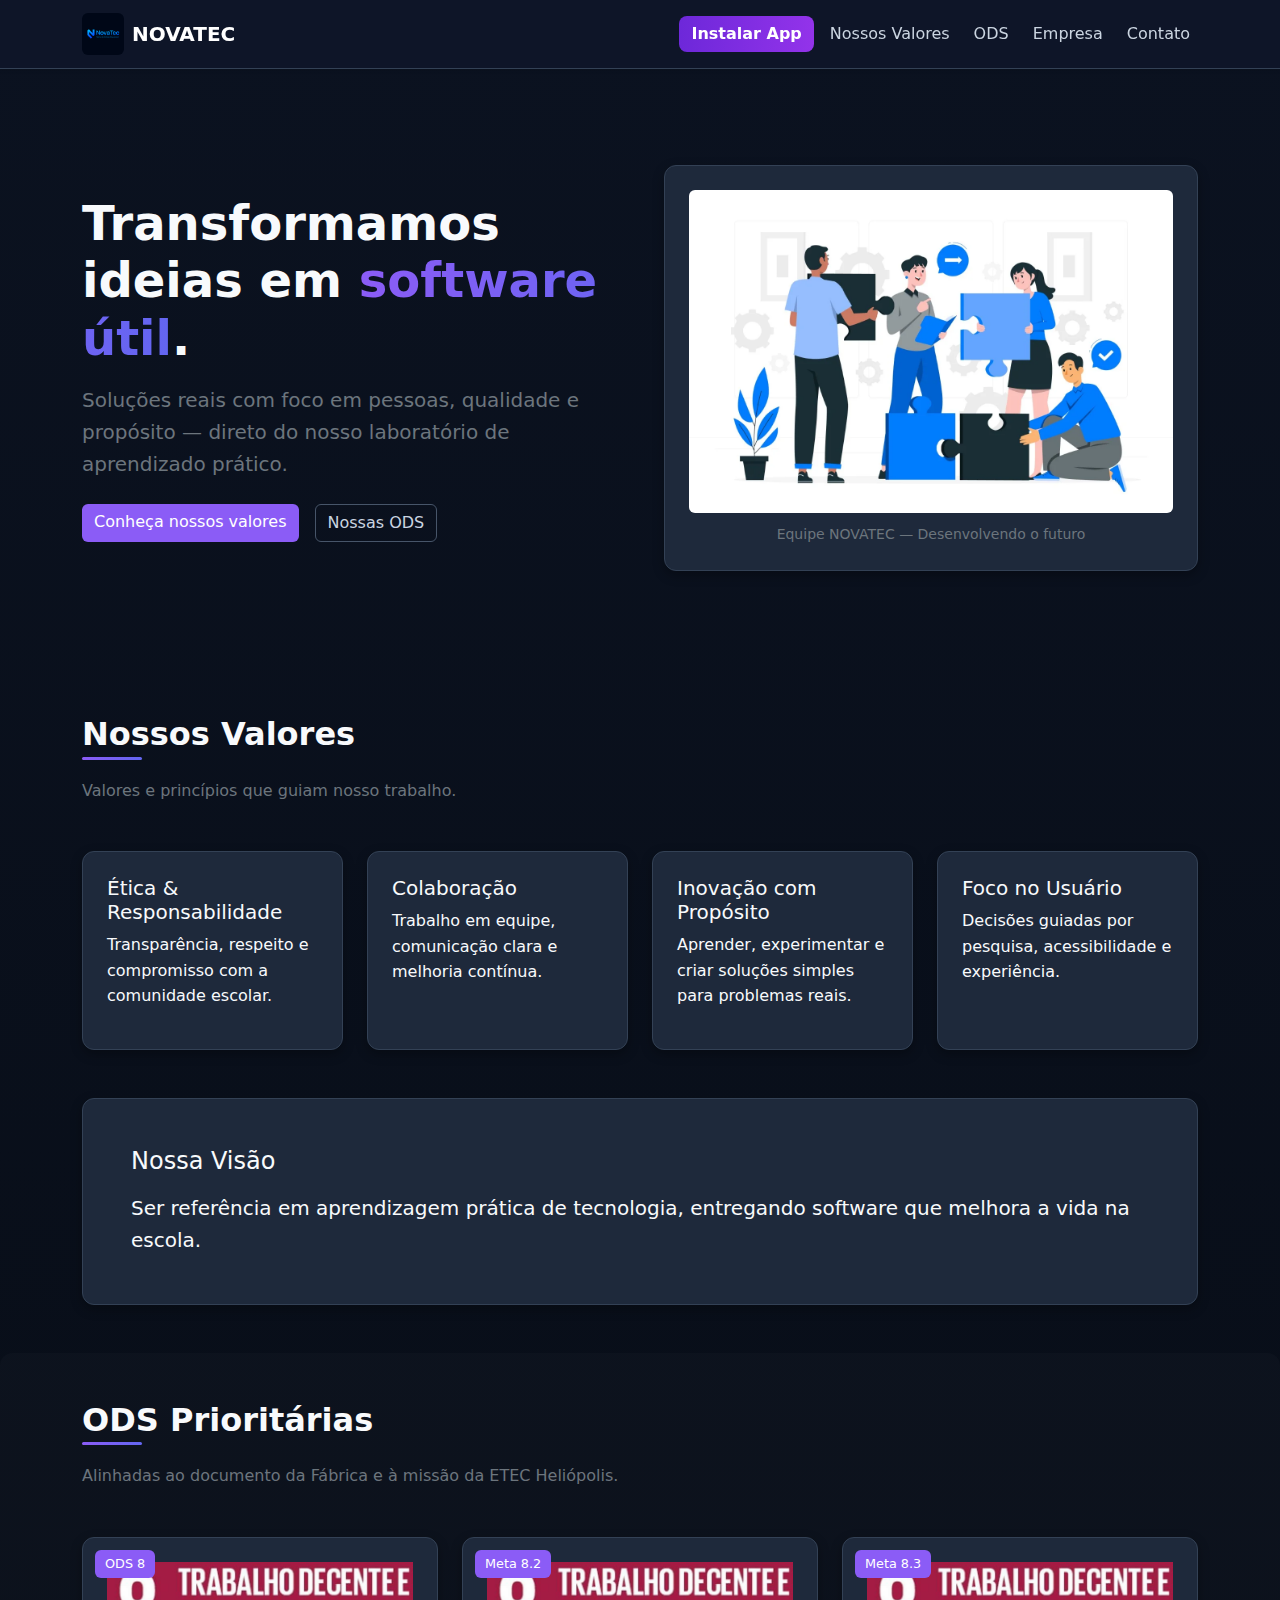
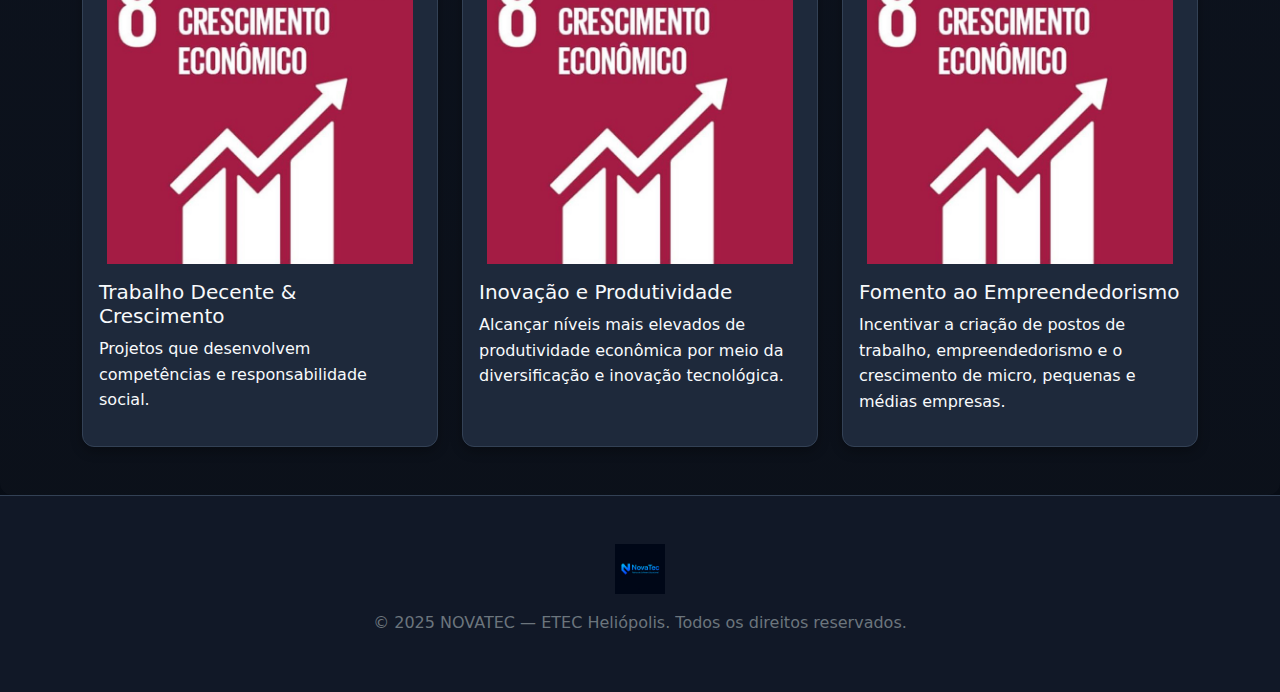
<file: index.html>
<!DOCTYPE html>
<html lang="pt-BR">

<head>
  <meta charset="utf-8" />
  <meta name="viewport" content="width=device-width, initial-scale=1, viewport-fit=cover" />
  <title>NOVATEC — Início</title>
  <meta name="description" content="NOVATEC — Soluções de software com propósito. Valores, ODS e equipe.">
  <meta name="theme-color" content="#0f172a" />
  <link rel="manifest" href="manifest.json" />
  <link rel="icon" href="assets/icons/icon-64.png" />
  <link rel="apple-touch-icon" href="assets/icons/icon-180.png" />
  <meta property="og:title" content="NOVATEC — Início" />
  <meta property="og:description" content="Desenvolvimento de software com ética, colaboração e inovação." />
  <meta property="og:type" content="website" />
  <meta property="og:image" content="assets/icons/icon-512.png" />
  <link href="https://cdn.jsdelivr.net/npm/bootstrap@5.3.3/dist/css/bootstrap.min.css" rel="stylesheet">
  <link rel="stylesheet" href="css/style.css">
  <style>
    /* Botão SEM display:none (sempre visível) */
    #installBtn {
      background: linear-gradient(90deg, #6d28d9, #9333ea);
      color: #fff;
      font-weight: 600;
      border: 0;
      border-radius: 8px;
      padding: 8px 14px;
      cursor: pointer;
      transition: .2s;
    }

    #installBtn[disabled] {
      opacity: .6;
      cursor: not-allowed
    }

    #installBtn:hover:not([disabled]) {
      transform: translateY(-1px)
    }
  </style>
</head>

<body>
  <nav class="navbar navbar-expand-lg navbar-dark sticky-top nav-blur shadow-sm">
    <div class="container">
      <a class="navbar-brand d-flex align-items-center gap-2" href="index.html">
        <img src="assets/img/logo.png" alt="Logo NOVATEC" width="42" height="42" class="rounded">
        <strong>NOVATEC</strong>
      </a>
      <button class="navbar-toggler" type="button" data-bs-toggle="collapse" data-bs-target="#navMain">
        <span class="navbar-toggler-icon"></span>
      </button>
      <div id="navMain" class="collapse navbar-collapse">
        <ul class="navbar-nav ms-auto align-items-lg-center gap-lg-2">
          <li class="nav-item">
            <button id="installApp" class="btn btn-primary ms-lg-3 install-btn">
              Instalar App
            </button>
          </li>

          <li class="nav-item"><a class="nav-link" href="#quem-somos">Nossos Valores</a></li>
          <li class="nav-item"><a class="nav-link" href="#ods">ODS</a></li>
          <li class="nav-item"><a class="nav-link" href="empresa.html">Empresa</a></li>
          <li class="nav-item"><a class="nav-link" href="reclamacoes.html">Contato</a></li>
        </ul>
      </div>
    </div>
  </nav>

  <header class="hero">
    <div class="container">
      <div class="row align-items-center g-5">
        <div class="col-12 col-lg-6">
          <h1 class="fw-bold display-5 mb-3">Transformamos ideias em <span class="text-gradient">software útil</span>.
          </h1>
          <p class="lead text-secondary mb-4">Soluções reais com foco em pessoas, qualidade e propósito — direto do
            nosso laboratório de aprendizado prático.</p>
          <div class="d-flex flex-wrap gap-3">
            <a href="#quem-somos" class="btn btn-primary">Conheça nossos valores</a>
            <a href="#ods" class="btn btn-outline-light">Nossas ODS</a>
          </div>
        </div>
        <div class="col-12 col-lg-6">
          <div class="hero-card p-4">
            <img src="assets/img/equipe.webp" alt="Equipe NOVATEC" class="img-fluid rounded">
            <div class="text-center mt-2"><small class="text-secondary">Equipe NOVATEC — Desenvolvendo o futuro</small>
            </div>
          </div>
        </div>
      </div>
    </div>
  </header>

  <section id="quem-somos" class="py-5">
    <div class="container">
      <h2 class="section-title">Nossos Valores</h2>
      <p class="text-secondary mb-5">Valores e princípios que guiam nosso trabalho.</p>
      <div class="row g-4">
        <div class="col-md-6 col-lg-3">
          <div class="card card-soft h-100 p-4">
            <h3 class="h5 mb-2">Ética & Responsabilidade</h3>
            <p>Transparência, respeito e compromisso com a comunidade escolar.</p>
          </div>
        </div>
        <div class="col-md-6 col-lg-3">
          <div class="card card-soft h-100 p-4">
            <h3 class="h5 mb-2">Colaboração</h3>
            <p>Trabalho em equipe, comunicação clara e melhoria contínua.</p>
          </div>
        </div>
        <div class="col-md-6 col-lg-3">
          <div class="card card-soft h-100 p-4">
            <h3 class="h5 mb-2">Inovação com Propósito</h3>
            <p>Aprender, experimentar e criar soluções simples para problemas reais.</p>
          </div>
        </div>
        <div class="col-md-6 col-lg-3">
          <div class="card card-soft h-100 p-4">
            <h3 class="h5 mb-2">Foco no Usuário</h3>
            <p>Decisões guiadas por pesquisa, acessibilidade e experiência.</p>
          </div>
        </div>
      </div>
      <div class="card card-soft mt-5 p-5">
        <h3 class="h4 mb-3">Nossa Visão</h3>
        <p class="lead mb-0">Ser referência em aprendizagem prática de tecnologia, entregando software que melhora a
          vida na escola.</p>
      </div>
    </div>
  </section>

  <section id="ods" class="py-5 ods-section">
    <div class="container">
      <h2 class="section-title">ODS Prioritárias</h2>
      <p class="text-secondary mb-5">Alinhadas ao documento da Fábrica e à missão da ETEC Heliópolis.</p>
      <div class="row g-4">
        <div class="col-md-6 col-lg-4">
          <div class="card card-soft h-100 position-relative"><span class="ods-badge">ODS 8</span><img
              src="assets/img/ods8.png" class="card-img-top p-4 pb-0" alt="ODS 8">
            <div class="card-body">
              <h3 class="h5">Trabalho Decente & Crescimento</h3>
              <p>Projetos que desenvolvem competências e responsabilidade social.</p>
            </div>
          </div>
        </div>

        <div class="col-md-6 col-lg-4">
          <div class="card card-soft h-100 position-relative"><span class="ods-badge">Meta 8.2</span><img
              src="assets/img/ods8.png" class="card-img-top p-4 pb-0" alt="ODS 8">
            <div class="card-body">
              <h3 class="h5">Inovação e Produtividade</h3>
              <p>Alcançar níveis mais elevados de produtividade econômica por meio da diversificação e inovação
                tecnológica.</p>
            </div>
          </div>
        </div>

        <div class="col-md-6 col-lg-4">
          <div class="card card-soft h-100 position-relative"><span class="ods-badge">Meta 8.3</span><img
              src="assets/img/ods8.png" class="card-img-top p-4 pb-0" alt="ODS 8">
            <div class="card-body">
              <h3 class="h5">Fomento ao Empreendedorismo</h3>
              <p>Incentivar a criação de postos de trabalho, empreendedorismo e o crescimento de micro, pequenas e
                médias empresas.</p>
            </div>
          </div>
        </div>

      </div>
    </div>
  </section>

  <footer class="footer py-5">
    <div class="container text-center">
      <img src="assets/img/logo.png" width="50" alt="Logo NOVATEC" class="mb-3">
      <p class="text-secondary mb-2">© 2025 NOVATEC — ETEC Heliópolis. Todos os direitos reservados.</p>
    </div>
  </footer>

  <script src="https://cdn.jsdelivr.net/npm/bootstrap@5.3.3/dist/js/bootstrap.bundle.min.js"></script>
  <script>
    const installBtn = document.getElementById('installApp');
    let deferredPrompt = null;

    if ('serviceWorker' in navigator) {
      navigator.serviceWorker.register('sw.js')
        .then(() => console.log('✅ SW ativo'))
        .catch(console.error);
    }

    window.addEventListener('beforeinstallprompt', (e) => {
      e.preventDefault();
      deferredPrompt = e;
      installBtn.disabled = false;
    });

    installBtn.addEventListener('click', async () => {
      if (!deferredPrompt) {
        alert("Para instalar: use 'Adicionar à tela inicial' no navegador.");
        return;
      }
      deferredPrompt.prompt();
      const result = await deferredPrompt.userChoice;
      if (result.outcome === 'accepted') {
        alert('✅ Aplicativo instalado!');
      } else {
        alert('Instalação cancelada.');
      }
      deferredPrompt = null;
    });
  </script>


</body>

</html>
</file>
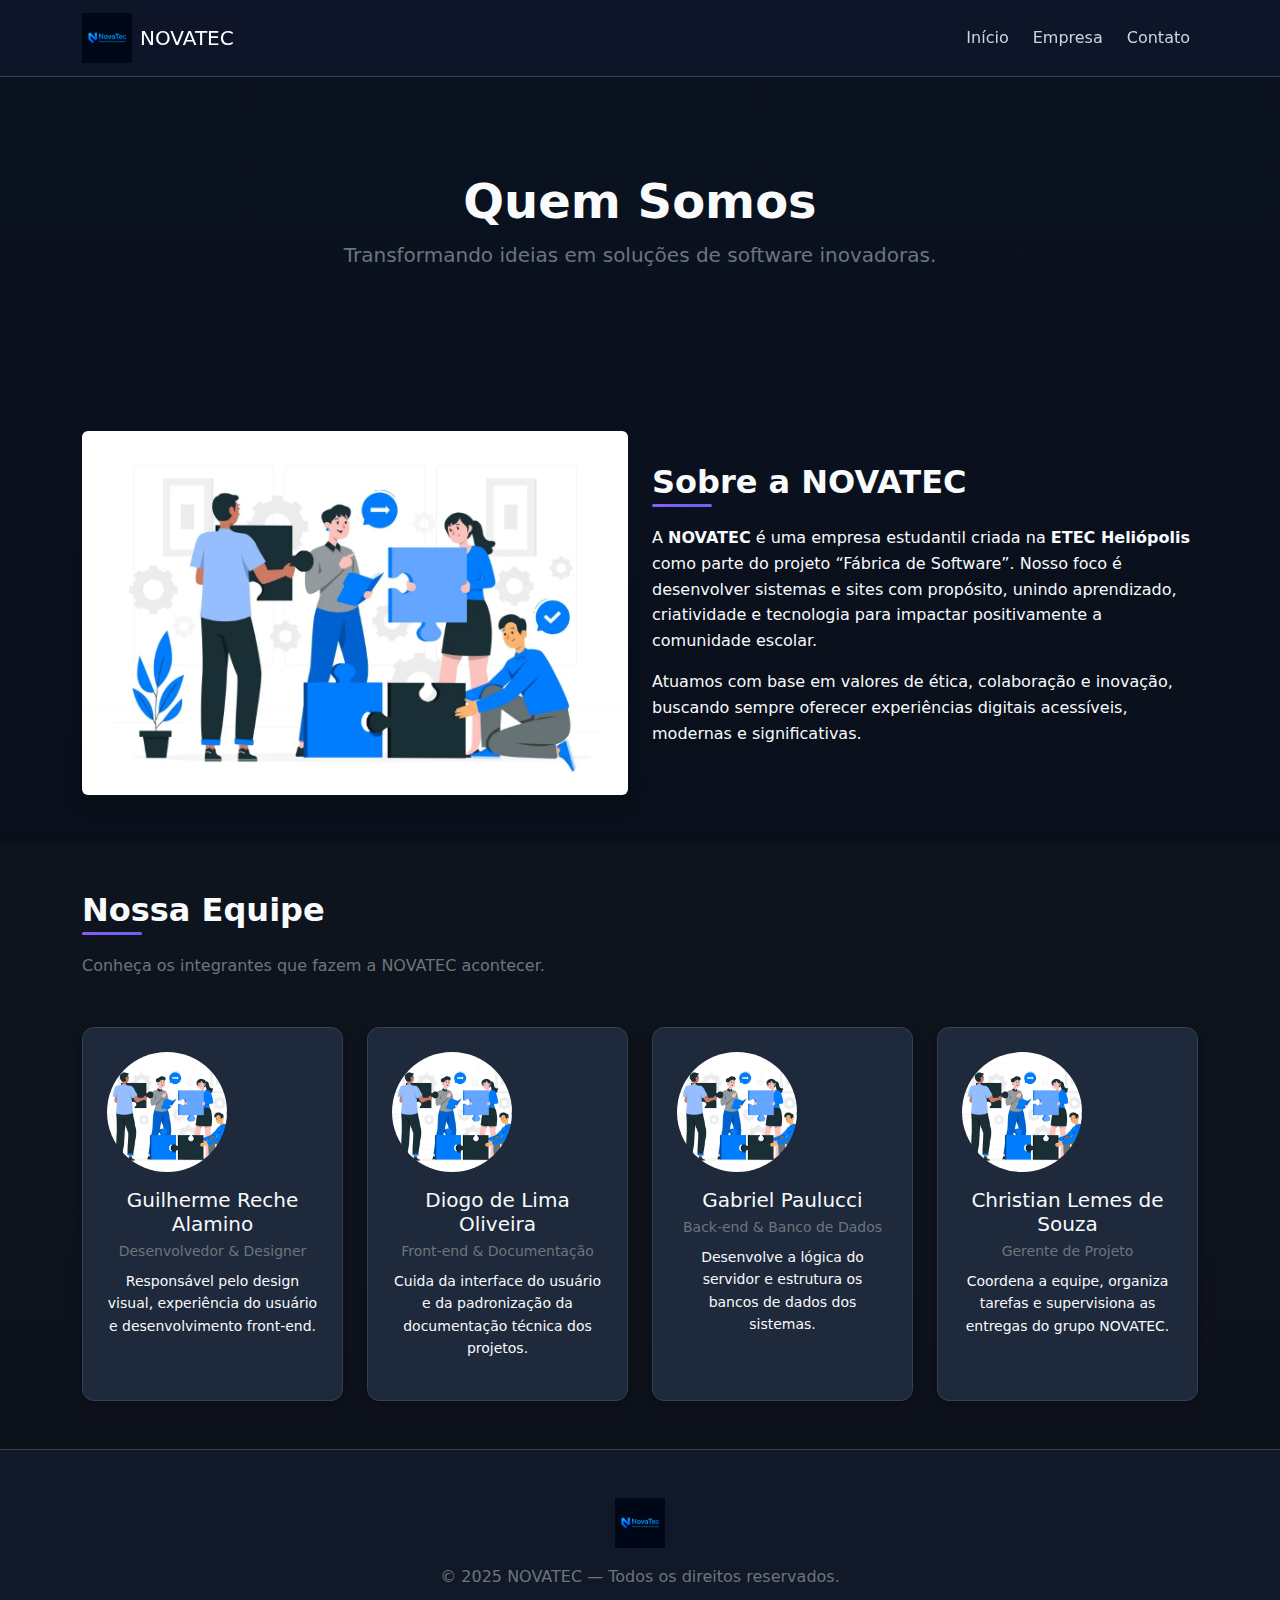
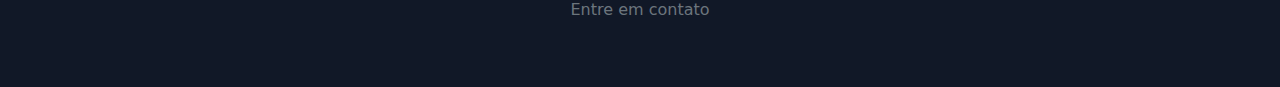
<file: empresa.html>
<!DOCTYPE html>
<html lang="pt-BR">

<head>
  <meta charset="UTF-8">
  <meta name="viewport" content="width=device-width, initial-scale=1">
  <title>NOVATEC — Nossa Empresa</title>
  <link rel="icon" href="assets/icons/icon-192.png">
  <link href="https://cdn.jsdelivr.net/npm/bootstrap@5.3.3/dist/css/bootstrap.min.css" rel="stylesheet">
  <link rel="stylesheet" href="css/style.css">
</head>

<body>

  <!-- ===== Navbar ===== -->
  <nav class="navbar navbar-expand-lg navbar-dark sticky-top">
    <div class="container">
      <a class="navbar-brand d-flex align-items-center gap-2" href="index.html">
        <img src="assets/img/logo.png" alt="Logo NOVATEC" width="50" height="50">
        <span>NOVATEC</span>
      </a>
      <button class="navbar-toggler" type="button" data-bs-toggle="collapse" data-bs-target="#navMain">
        <span class="navbar-toggler-icon"></span>
      </button>
      <div id="navMain" class="collapse navbar-collapse">
        <ul class="navbar-nav ms-auto align-items-lg-center gap-lg-2">
          <li class="nav-item"><a class="nav-link" href="index.html">Início</a></li>
          <li class="nav-item"><a class="nav-link active" href="empresa.html">Empresa</a></li>
          <li class="nav-item"><a class="nav-link" href="reclamacoes.html">Contato</a></li>
        </ul>
      </div>
    </div>
  </nav>

  <!-- ===== Header ===== -->
  <header class="hero">
    <div class="container text-center">
      <h1 class="display-5 fw-bold">Quem Somos</h1>
      <p class="lead text-secondary">Transformando ideias em soluções de software inovadoras.</p>
    </div>
  </header>

  <!-- ===== Sobre a NOVATEC ===== -->
  <section class="py-5">
    <div class="container">
      <div class="row align-items-center g-4">
        <div class="col-lg-6">
          <img src="assets/img/equipe.webp" alt="Equipe NOVATEC" class="img-fluid rounded shadow">
        </div>
        <div class="col-lg-6">
          <h2 class="section-title">Sobre a NOVATEC</h2>
          <p>A <strong>NOVATEC</strong> é uma empresa estudantil criada na <strong>ETEC Heliópolis</strong> como parte
            do projeto “Fábrica de Software”. Nosso foco é desenvolver sistemas e sites com propósito, unindo
            aprendizado, criatividade e tecnologia para impactar positivamente a comunidade escolar.</p>
          <p>Atuamos com base em valores de ética, colaboração e inovação, buscando sempre oferecer experiências
            digitais acessíveis, modernas e significativas.</p>
        </div>
      </div>
    </div>
  </section>

  <!-- ===== Equipe ===== -->
  <section class="py-5 bg-dark bg-opacity-25">
    <div class="container">
      <h2 class="section-title">Nossa Equipe</h2>
      <p class="text-secondary mb-5">Conheça os integrantes que fazem a NOVATEC acontecer.</p>

      <div class="row g-4 justify-content-center">
        <div class="col-12 col-md-6 col-lg-3">
          <div class="card card-soft text-center p-4 h-100">
            <img src="assets/img/equipe.webp" alt="Guilherme Reche Alamino" class="img-fluid rounded-circle mb-3"
              style="width:120px;height:120px;object-fit:cover;">
            <h3 class="h5 mb-1">Guilherme Reche Alamino</h3>
            <p class="text-secondary small mb-2">Desenvolvedor & Designer</p>
            <p class="small">Responsável pelo design visual, experiência do usuário e desenvolvimento front-end.</p>
          </div>
        </div>

        <div class="col-12 col-md-6 col-lg-3">
          <div class="card card-soft text-center p-4 h-100">
            <img src="assets/img/equipe.webp" alt="Diogo de Lima Oliveira" class="img-fluid rounded-circle mb-3"
              style="width:120px;height:120px;object-fit:cover;">
            <h3 class="h5 mb-1">Diogo de Lima Oliveira</h3>
            <p class="text-secondary small mb-2">Front-end & Documentação</p>
            <p class="small">Cuida da interface do usuário e da padronização da documentação técnica dos projetos.</p>
          </div>
        </div>

        <div class="col-12 col-md-6 col-lg-3">
          <div class="card card-soft text-center p-4 h-100">
            <img src="assets/img/equipe.webp" alt="Gabriel Paulucci" class="img-fluid rounded-circle mb-3"
              style="width:120px;height:120px;object-fit:cover;">
            <h3 class="h5 mb-1">Gabriel Paulucci</h3>
            <p class="text-secondary small mb-2">Back-end & Banco de Dados</p>
            <p class="small">Desenvolve a lógica do servidor e estrutura os bancos de dados dos sistemas.</p>
          </div>
        </div>

        <div class="col-12 col-md-6 col-lg-3">
          <div class="card card-soft text-center p-4 h-100">
            <img src="assets/img/equipe.webp" alt="Christian Lemes de Souza" class="img-fluid rounded-circle mb-3"
              style="width:120px;height:120px;object-fit:cover;">
            <h3 class="h5 mb-1">Christian Lemes de Souza</h3>
            <p class="text-secondary small mb-2">Gerente de Projeto</p>
            <p class="small">Coordena a equipe, organiza tarefas e supervisiona as entregas do grupo NOVATEC.</p>
          </div>
        </div>
      </div>
    </div>
  </section>

  <!-- ===== Footer ===== -->
  <footer class="footer py-5">
    <div class="container text-center">
      <img src="assets/img/logo.png" alt="Logo NOVATEC" width="50" class="mb-3">
      <p class="text-secondary mb-2">© 2025 NOVATEC — Todos os direitos reservados.</p>
      <p><a href="contato.html" class="text-secondary">Entre em contato</a></p>
    </div>
  </footer>

  <script src="https://cdn.jsdelivr.net/npm/bootstrap@5.3.3/dist/js/bootstrap.bundle.min.js"></script>
</body>

</html>
</file>
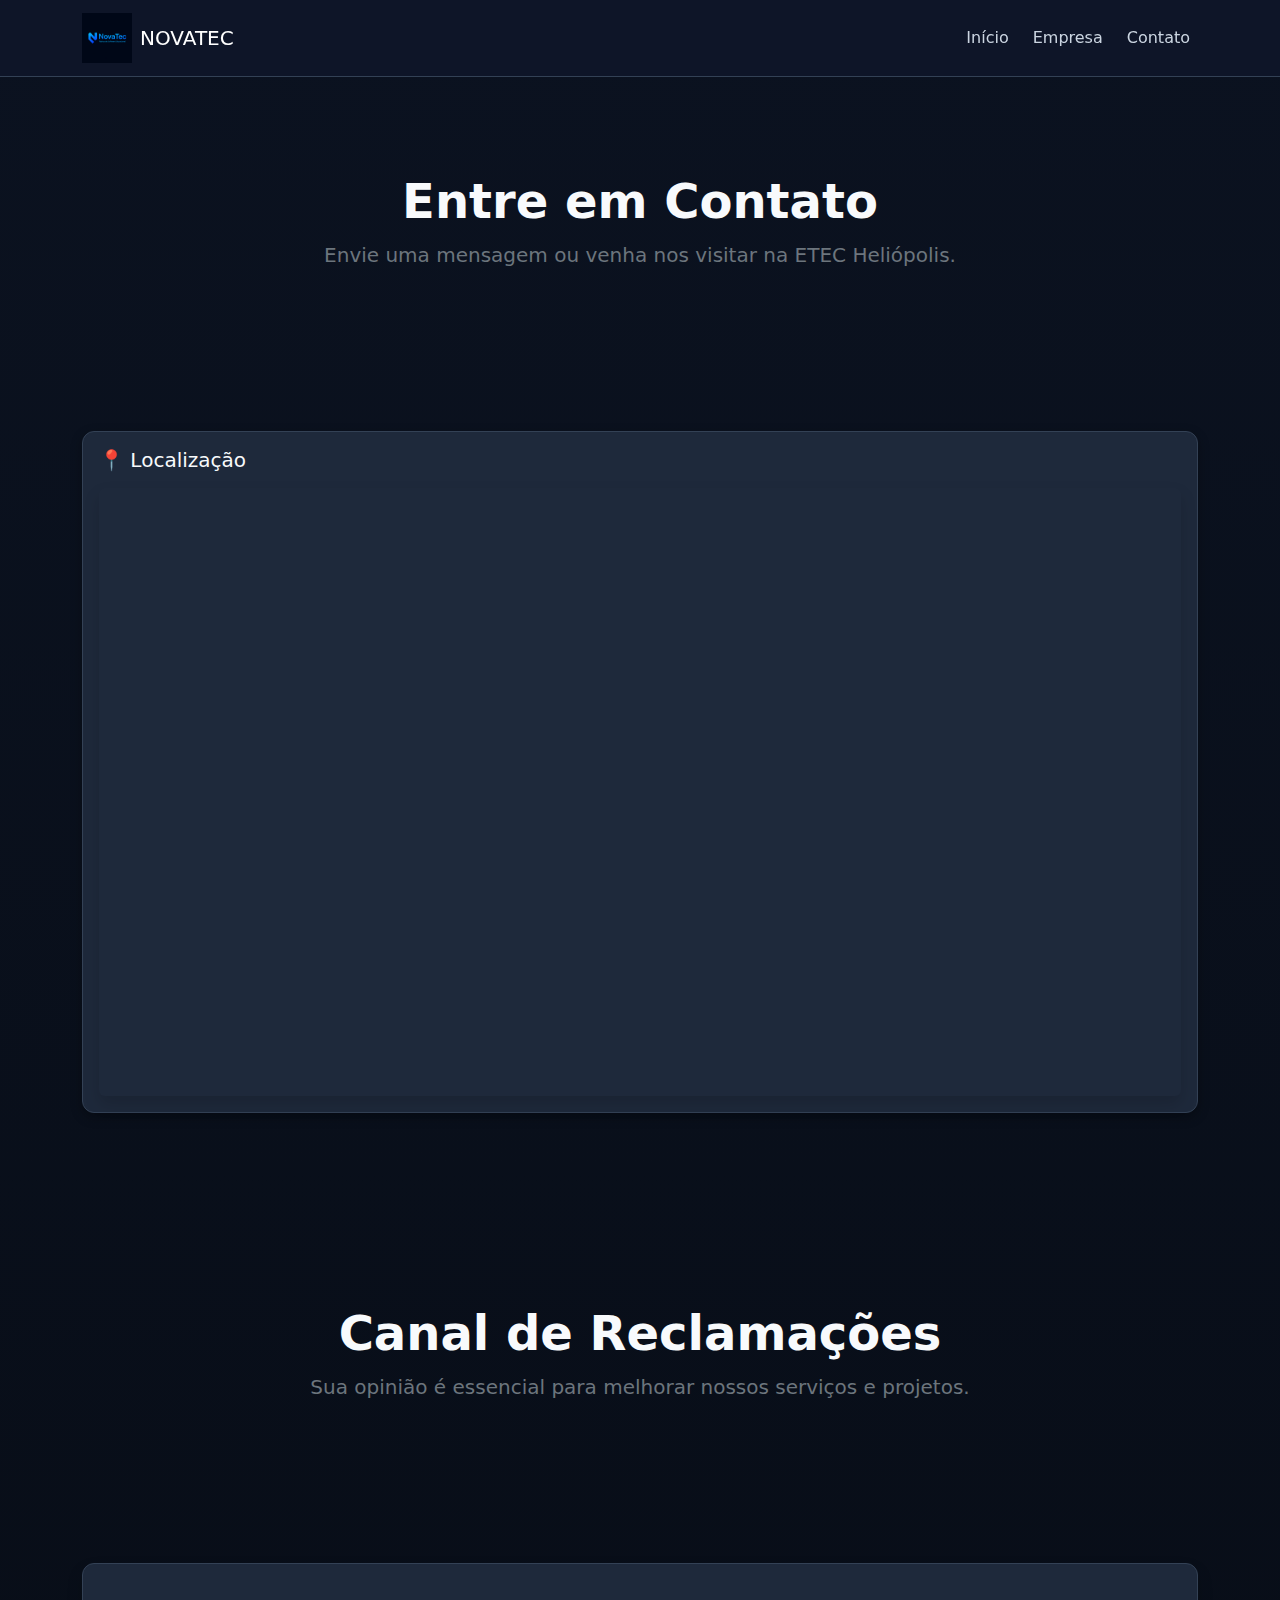
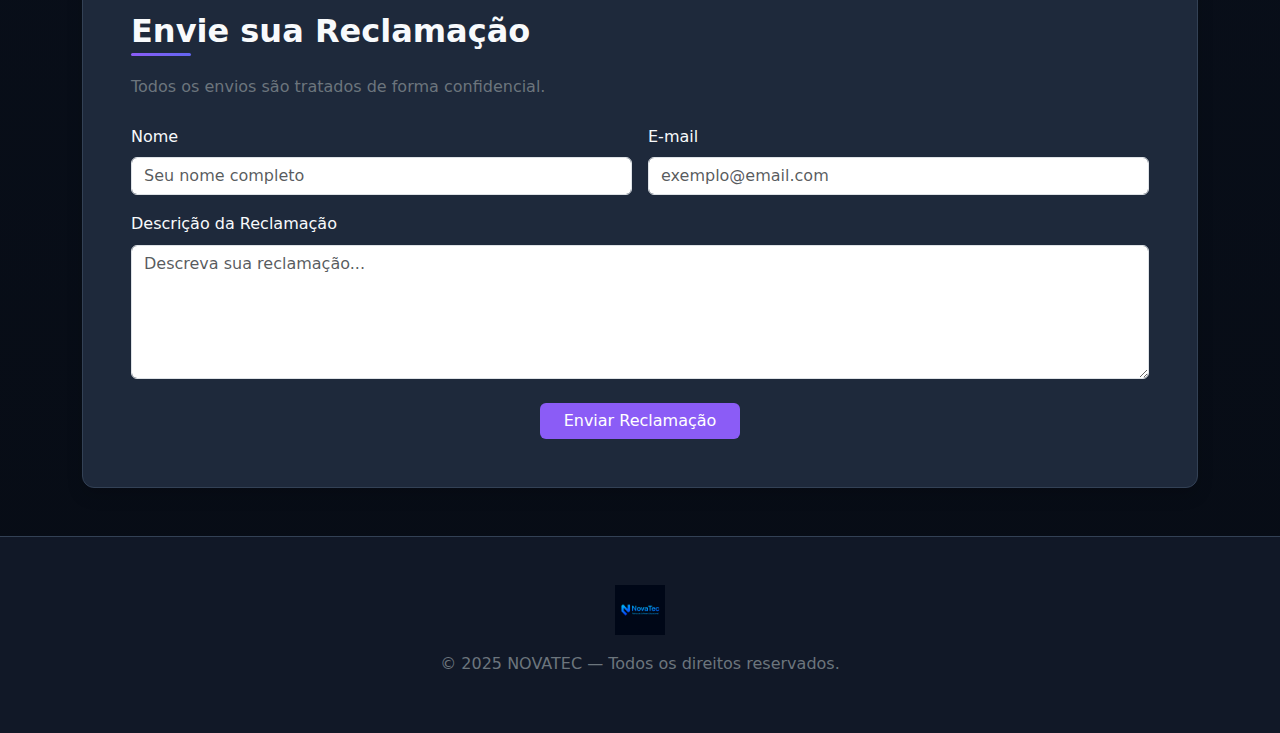
<file: reclamacoes.html>
<!DOCTYPE html>
<html lang="pt-BR">

<head>
  <meta charset="UTF-8">
  <meta name="viewport" content="width=device-width, initial-scale=1">
  <title>NOVATEC — Reclamações</title>
  <link rel="icon" href="assets/icons/icon-192.png">
  <link href="https://cdn.jsdelivr.net/npm/bootstrap@5.3.3/dist/css/bootstrap.min.css" rel="stylesheet">
  <link rel="stylesheet" href="css/style.css">
</head>

<body>

  <!-- ===== Navbar ===== -->
  <nav class="navbar navbar-expand-lg navbar-dark sticky-top">
    <div class="container">
      <a class="navbar-brand d-flex align-items-center gap-2" href="index.html">
        <img src="assets/img/logo.png" alt="Logo NOVATEC" width="50" height="50">
        <span>NOVATEC</span>
      </a>
      <button class="navbar-toggler" type="button" data-bs-toggle="collapse" data-bs-target="#navMain">
        <span class="navbar-toggler-icon"></span>
      </button>
      <div id="navMain" class="collapse navbar-collapse">
        <ul class="navbar-nav ms-auto align-items-lg-center gap-lg-2">
          <li class="nav-item"><a class="nav-link" href="index.html">Início</a></li>
          <li class="nav-item"><a class="nav-link" href="empresa.html">Empresa</a></li>
          <li class="nav-item"><a class="nav-link active" href="reclamacoes.html">Contato</a></li>
        </ul>
      </div>
    </div>
  </nav>
  <header class="hero text-center">
    <div class="container">
      <h1 class="display-5 fw-bold">Entre em Contato</h1>
      <p class="lead text-secondary">Envie uma mensagem ou venha nos visitar na ETEC Heliópolis.</p>
    </div>
  </header>

  <section class="py-5">
    <div class="container">
      <div class="card card-soft p-3 mb-5">
        <h2 class="h5 mb-3">📍 Localização</h2>
        <div class="ratio ratio-16x9 rounded overflow-hidden shadow">
          <!-- Embed com q= (sempre mostra PIN) + zoom 17 -->
          <iframe
            src="https://www.google.com/maps?q=ETEC%20de%20Heli%C3%B3polis%2C%20S%C3%A3o%20Paulo&z=17&output=embed"
            width="100%" height="450" style="border:0;" allowfullscreen loading="lazy"
            referrerpolicy="no-referrer-when-downgrade"></iframe>
        </div>
      </div>
    </div>
  </section>

  <div class="hero text-center">
    <div class="container">
      <h1 class="display-5 fw-bold">Canal de Reclamações</h1>
      <p class="lead text-secondary">Sua opinião é essencial para melhorar nossos serviços e projetos.</p>
    </div>
  </div>

  <!-- ===== Formulário de Reclamações ===== -->
  <section class="py-5">
    <div class="container">
      <div class="card card-soft p-5 shadow">
        <h2 class="section-title">Envie sua Reclamação</h2>
        <p class="text-secondary mb-4">Todos os envios são tratados de forma confidencial.</p>

        <form id="reclamacao-form">
          <div class="row g-3">
            <div class="col-md-6">
              <label for="nome" class="form-label">Nome</label>
              <input type="text" id="nome" class="form-control" required placeholder="Seu nome completo">
            </div>
            <div class="col-md-6">
              <label for="email" class="form-label">E-mail</label>
              <input type="email" id="email" class="form-control" required placeholder="exemplo@email.com">
            </div>
            <div class="col-12">
              <label for="descricao" class="form-label">Descrição da Reclamação</label>
              <textarea id="descricao" class="form-control" rows="5" required
                placeholder="Descreva sua reclamação..."></textarea>
            </div>
            <div class="col-12 text-center mt-4">
              <button type="submit" class="btn btn-primary px-4">Enviar Reclamação</button>
            </div>
          </div>
        </form>

        <div id="msg-sucesso" class="alert alert-success mt-4 d-none">
          ✅ Reclamação registrada com sucesso! Agradecemos seu feedback.
        </div>
      </div>
    </div>
  </section>

  

  <!-- ===== Footer ===== -->
  <footer class="footer py-5">
    <div class="container text-center">
      <img src="assets/img/logo.png" alt="Logo NOVATEC" width="50" class="mb-3">
      <p class="text-secondary mb-2">© 2025 NOVATEC — Todos os direitos reservados.</p>
    </div>
  </footer>

  <script src="https://cdn.jsdelivr.net/npm/bootstrap@5.3.3/dist/js/bootstrap.bundle.min.js"></script>

  <script>
    const form = document.getElementById('reclamacao-form');
    const msg = document.getElementById('msg-sucesso');
    const lista = document.getElementById('lista-reclamacoes');

    // Função para atualizar a lista local
    function atualizarLista() {
      const reclamacoes = JSON.parse(localStorage.getItem('reclamacoes') || '[]');
      lista.innerHTML = '';
      reclamacoes.forEach(r => {
        const li = document.createElement('li');
        li.className = 'list-group-item bg-transparent border-secondary';
        li.innerHTML = `
        <strong>${r.nome}</strong> <span class="text-muted">(${r.data})</span><br>
        <span class="text-secondary">${r.descricao}</span>
      `;
        lista.appendChild(li);
      });
    }

    form.addEventListener('submit', (e) => {
      e.preventDefault();
      const nome = document.getElementById('nome').value;
      const email = document.getElementById('email').value;
      const descricao = document.getElementById('descricao').value;

      const reclamacao = { nome, email, descricao, data: new Date().toLocaleString() };
      const reclamacoes = JSON.parse(localStorage.getItem('reclamacoes') || '[]');
      reclamacoes.push(reclamacao);
      localStorage.setItem('reclamacoes', JSON.stringify(reclamacoes));

      form.reset();
      msg.classList.remove('d-none');
      atualizarLista();
    });

    atualizarLista();
  </script>
</body>

</html>
</file>
<file: css/style.css>
/* ===============================
   THEME TOKENS — NOVATEC DARK
================================ */
:root {
  --bg-primary: #0b1220;
  --bg-secondary: #111827;
  --bg-surface: #1e293b;
  --bg-overlay: rgba(15, 23, 42, 0.8);

  --text-primary: #f8fafc;
  --text-secondary: #cbd5e1;
  --text-muted: #94a3b8;

  --primary-500: #8b5cf6;
  --primary-600: #7c3aed;
  --secondary-500: #6366f1;

  --border: #334155;
  --border-light: #475569;

  --radius-md: 12px;
  --shadow-md: 0 4px 12px rgba(0,0,0,0.3);
}

/* ===============================
   BASE
================================ */
body {
  background: linear-gradient(180deg, var(--bg-primary), #070c15);
  color: var(--text-primary);
  font-family: "Inter", system-ui, sans-serif;
  line-height: 1.6;
  margin: 0;
}

a {
  color: var(--primary-500);
  text-decoration: none;
  transition: 0.2s;
}
a:hover {
  color: var(--primary-600);
}

/* ===============================
   NAVBAR
================================ */
.navbar {
  background-color: var(--bg-overlay) !important;
  backdrop-filter: blur(12px);
  border-bottom: 1px solid var(--border);
}
.nav-link {
  color: var(--text-secondary) !important;
  transition: 0.2s;
}
.nav-link:hover {
  color: var(--text-primary) !important;
}

/* ===============================
   HERO SECTION
================================ */
.hero {
  padding: 6rem 0;
}
.hero h1 {
  font-weight: 700;
  color: var(--text-primary);
}
.text-gradient {
  background: linear-gradient(90deg, var(--primary-500), var(--secondary-500));
  -webkit-background-clip: text;
  -webkit-text-fill-color: transparent;
}
.hero .lead {
  color: var(--text-secondary);
}
.hero-card {
  background: var(--bg-surface);
  border-radius: var(--radius-md);
  border: 1px solid var(--border);
  box-shadow: var(--shadow-md);
}
.team-image {
  border-radius: var(--radius-md);
  width: 100%;
  height: auto;
  object-fit: cover;
}

/* ===============================
   CARDS GERAIS
================================ */
.card-soft {
  background: var(--bg-surface);
  border: 1px solid var(--border);
  border-radius: var(--radius-md);
  color: var(--text-primary);
  box-shadow: var(--shadow-md);
  transition: 0.3s;
}
.card-soft:hover {
  transform: translateY(-3px);
  border-color: var(--border-light);
}

/* ===============================
   ODS SECTION
================================ */
.ods-section {
  background: rgba(255, 255, 255, 0.02);
  border-radius: var(--radius-md);
  padding: 4rem 0;
}
.ods-badge {
  position: absolute;
  top: 12px;
  left: 12px;
  background: var(--primary-500);
  padding: 4px 10px;
  border-radius: 6px;
  font-size: 0.8rem;
  color: #fff;
}

/* ===============================
   FOOTER
================================ */
.footer {
  background-color: var(--bg-secondary);
  border-top: 1px solid var(--border);
}
.footer a {
  color: var(--text-secondary);
}
.footer a:hover {
  color: var(--text-primary);
}

/* ===============================
   BUTTONS
================================ */
.btn-primary {
  background-color: var(--primary-500);
  border: none;
}
.btn-primary:hover {
  background-color: var(--primary-600);
  transform: translateY(-1px);
}
.btn-outline-light {
  border: 1px solid var(--border-light);
  color: var(--text-secondary);
}
.btn-outline-light:hover {
  background-color: rgba(255,255,255,0.05);
  color: var(--text-primary);
}

/* ===============================
   TITLES & SECTION DECOR
================================ */
.section-title {
  position: relative;
  margin-bottom: 1.5rem;
  font-weight: 600;
}
.section-title::after {
  content: '';
  position: absolute;
  bottom: -6px;
  left: 0;
  width: 60px;
  height: 3px;
  background: linear-gradient(90deg, var(--primary-500), var(--secondary-500));
  border-radius: 3px;
}

/* ===============================
   RESPONSIVIDADE
================================ */
@media (max-width: 768px) {
  .hero {
    padding: 3rem 0;
    text-align: center;
  }
  .btn {
    width: 100%;
  }
  .hero-card {
    margin-top: 2rem;
  }
}

.install-btn {
  background: linear-gradient(90deg, #6d28d9, #9333ea);
  border: none;
  color: #fff;
  font-weight: 600;
  border-radius: 8px;
  transition: 0.3s;
}
.install-btn:hover {
  transform: scale(1.05);
  opacity: 0.9;
}
</file>
